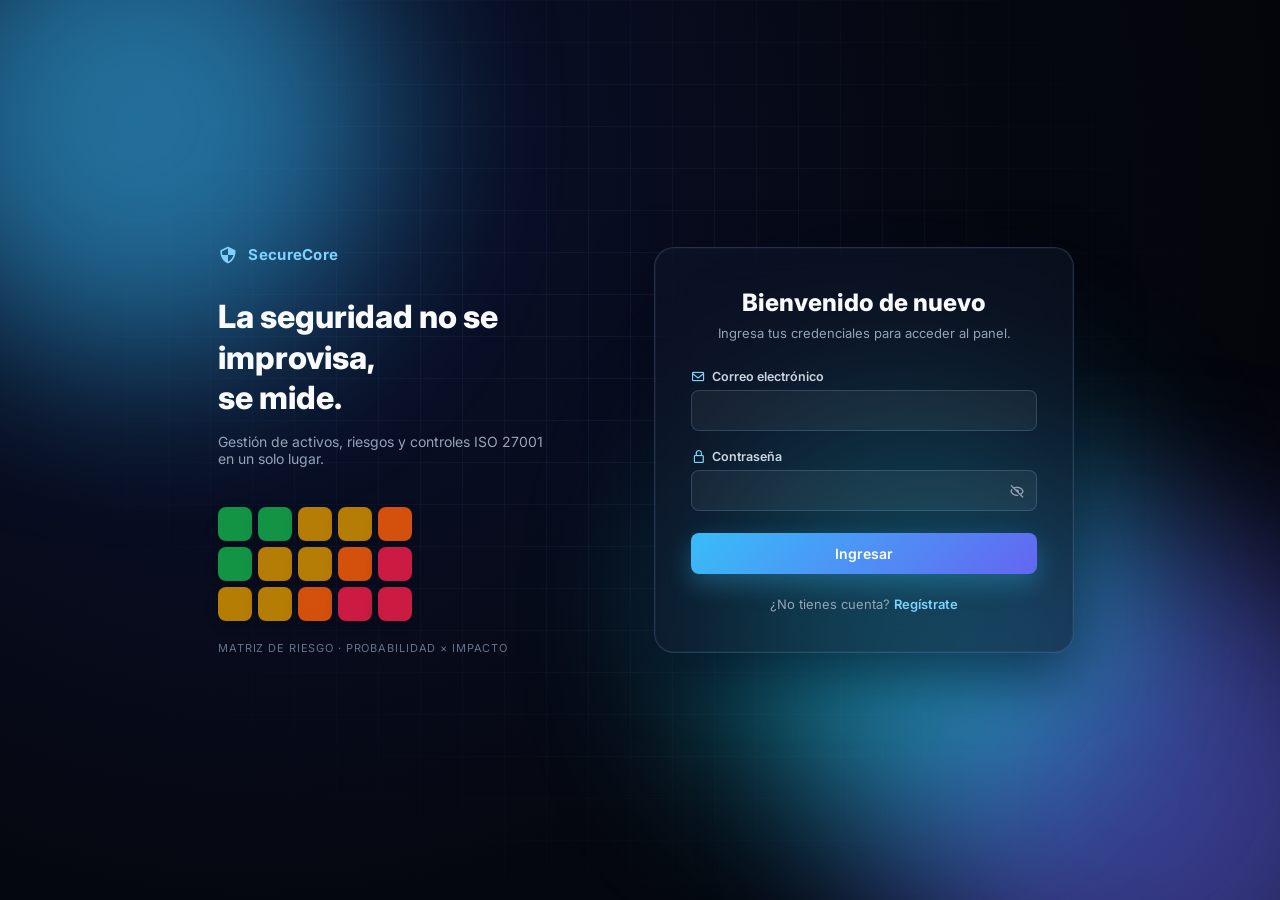
<file: pages/login.html>
<!DOCTYPE html>
<html lang="es">
<head>
<meta charset="UTF-8">
<meta name="viewport" content="width=device-width, initial-scale=1.0">
<title>Iniciar sesión - SecureCore</title>

<link rel="preconnect" href="https://fonts.googleapis.com">
<link href="https://fonts.googleapis.com/css2?family=Inter:wght@400;500;600;700;800&display=swap" rel="stylesheet">
<link rel="stylesheet" href="https://cdn.jsdelivr.net/npm/boxicons@2.1.4/css/boxicons.min.css">

<!-- Ajusta estas rutas si login.html no queda en la misma carpeta "pages" que el resto -->
<link rel="stylesheet" href="../css/global.css">
<link rel="stylesheet" href="../css/theme.css">
<link rel="stylesheet" href="../css/login.css">
</head>
<body class="login-body">

  <div class="bg-lights login-bg-lights">
    <span class="luz-1"></span><span class="luz-2"></span><span class="luz-3"></span>
  </div>
  <div class="login-grid-overlay"></div>

  <div class="login-shell">
    <div class="login-context">
      <div class="brand-mark"><i class='bx bx-shield-quarter'></i> SecureCore</div>
      <h1>La seguridad no se improvisa,<br>se mide.</h1>
      <p>Gestión de activos, riesgos y controles ISO 27001 en un solo lugar.</p>

      <div class="risk-signature" aria-hidden="true">
        <div class="risk-row">
          <span class="risk-chip bajo"></span><span class="risk-chip bajo"></span><span class="risk-chip medio"></span><span class="risk-chip medio"></span><span class="risk-chip alto"></span>
        </div>
        <div class="risk-row">
          <span class="risk-chip bajo"></span><span class="risk-chip medio"></span><span class="risk-chip medio"></span><span class="risk-chip alto"></span><span class="risk-chip critico"></span>
        </div>
        <div class="risk-row">
          <span class="risk-chip medio"></span><span class="risk-chip medio"></span><span class="risk-chip alto"></span><span class="risk-chip critico"></span><span class="risk-chip critico"></span>
        </div>
      </div>
      <span class="brand-foot">Matriz de riesgo · probabilidad × impacto</span>
    </div>

    <div class="login-card">

      <div class="login-card-head">
        <div class="brand-mark login-card-head-mark"><i class='bx bx-shield-quarter'></i> SecureCore</div>
        <h1>Bienvenido de nuevo</h1>
        <p>Ingresa tus credenciales para acceder al panel.</p>
      </div>

      <form id="form-login" class="login-form" novalidate>
        <div id="login-alert" class="login-alert" role="alert" hidden></div>

        <label class="field">
          <span><i class='bx bx-envelope'></i> Correo electrónico</span>
          <input type="email" id="email" name="email" autocomplete="username" required>
        </label>

        <label class="field">
          <span><i class='bx bx-lock-alt'></i> Contraseña</span>
          <div class="password-wrap">
            <input type="password" id="password" name="password" autocomplete="current-password" required>
            <button type="button" id="toggle-password" aria-label="Mostrar contraseña">
              <i class='bx bx-hide'></i>
            </button>
          </div>
        </label>

        <button type="submit" class="btn-login" id="btn-login">
          <span class="btn-text">Ingresar</span>
          <i class='bx bx-loader-alt btn-spinner' hidden></i>
        </button>

        <p class="auth-switch">¿No tienes cuenta? <a href="registro.html">Regístrate</a></p>
      </form>

    </div>
  </div>

  <script src="../js/login.js"></script>
</body>
</html>
</file>
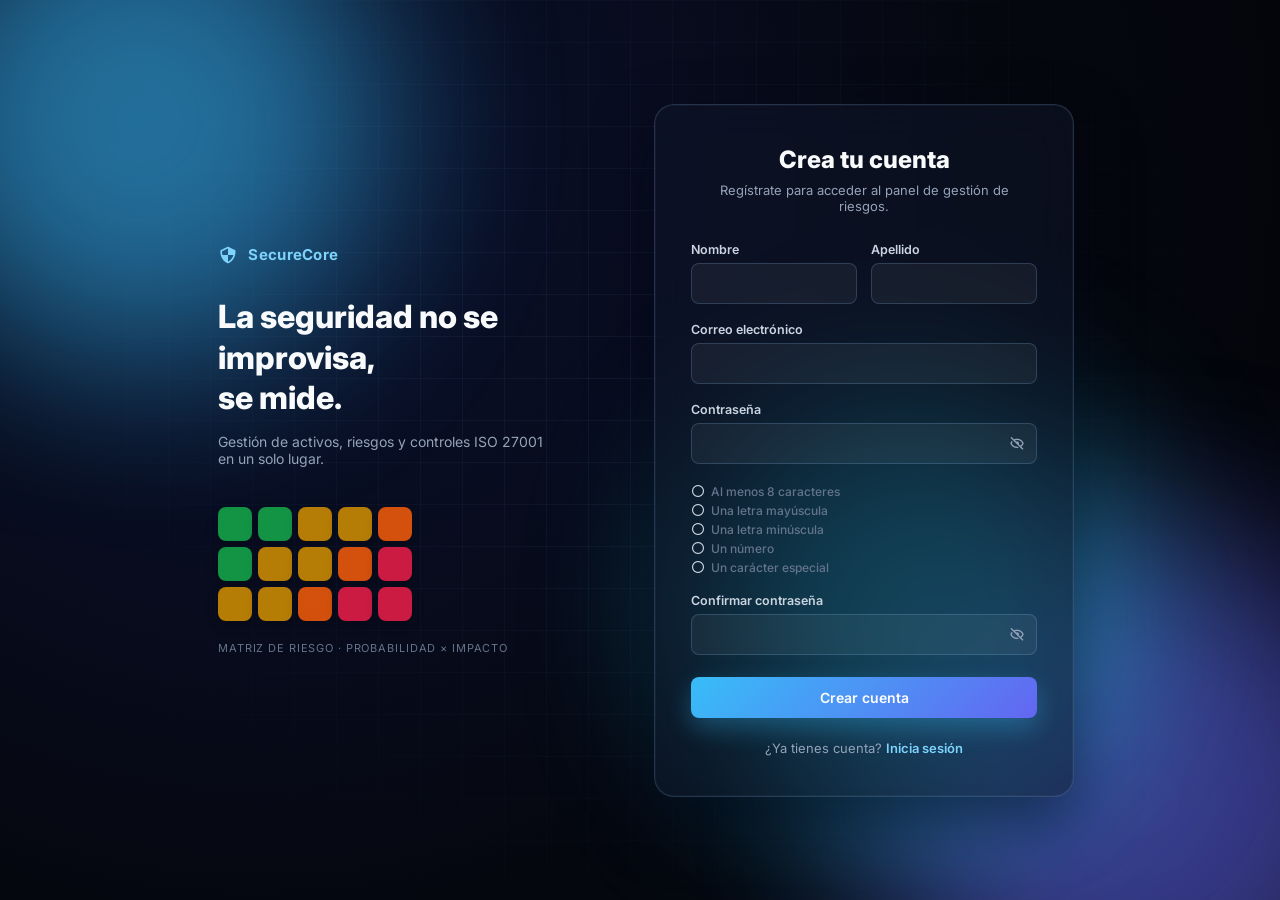
<file: pages/registro.html>
<!DOCTYPE html>
<html lang="es">
<head>
<meta charset="UTF-8">
<meta name="viewport" content="width=device-width, initial-scale=1.0">
<title>Crear cuenta - SecureCore</title>

<link rel="preconnect" href="https://fonts.googleapis.com">
<link href="https://fonts.googleapis.com/css2?family=Inter:wght@400;500;600;700;800&display=swap" rel="stylesheet">
<link rel="stylesheet" href="https://cdn.jsdelivr.net/npm/boxicons@2.1.4/css/boxicons.min.css">

<link rel="stylesheet" href="../css/global.css">
<link rel="stylesheet" href="../css/theme.css">
<link rel="stylesheet" href="../css/login.css">
</head>
<body class="login-body">

  <div class="bg-lights login-bg-lights">
    <span class="luz-1"></span><span class="luz-2"></span><span class="luz-3"></span>
  </div>
  <div class="login-grid-overlay"></div>

  <div class="login-shell">
    <div class="login-context">
      <div class="brand-mark"><i class='bx bx-shield-quarter'></i> SecureCore</div>
      <h1>La seguridad no se improvisa,<br>se mide.</h1>
      <p>Gestión de activos, riesgos y controles ISO 27001 en un solo lugar.</p>

      <div class="risk-signature" aria-hidden="true">
        <div class="risk-row">
          <span class="risk-chip bajo"></span><span class="risk-chip bajo"></span><span class="risk-chip medio"></span><span class="risk-chip medio"></span><span class="risk-chip alto"></span>
        </div>
        <div class="risk-row">
          <span class="risk-chip bajo"></span><span class="risk-chip medio"></span><span class="risk-chip medio"></span><span class="risk-chip alto"></span><span class="risk-chip critico"></span>
        </div>
        <div class="risk-row">
          <span class="risk-chip medio"></span><span class="risk-chip medio"></span><span class="risk-chip alto"></span><span class="risk-chip critico"></span><span class="risk-chip critico"></span>
        </div>
      </div>
      <span class="brand-foot">Matriz de riesgo · probabilidad × impacto</span>
    </div>

    <div class="login-card">
      <div class="login-card-head">
        <div class="brand-mark login-card-head-mark"><i class='bx bx-shield-quarter'></i> SecureCore</div>
        <h1>Crea tu cuenta</h1>
        <p>Regístrate para acceder al panel de gestión de riesgos.</p>
      </div>

      <form id="form-registro" class="login-form" novalidate>
        <div id="registro-alert" class="login-alert" role="alert" hidden></div>

        <div class="field-row">
          <label class="field">
            <span>Nombre</span>
            <input type="text" id="first_name" name="first_name" autocomplete="given-name" required>
          </label>
          <label class="field">
            <span>Apellido</span>
            <input type="text" id="last_name" name="last_name" autocomplete="family-name" required>
          </label>
        </div>

        <label class="field">
          <span>Correo electrónico</span>
          <input type="email" id="email" name="email" autocomplete="email" required>
        </label>

        <label class="field">
          <span>Contraseña</span>
          <div class="password-wrap">
            <input type="password" id="password" name="password" autocomplete="new-password" required>
            <button type="button" id="toggle-password" aria-label="Mostrar contraseña">
              <i class='bx bx-hide'></i>
            </button>
          </div>
        </label>

        <ul class="password-hints" id="password-hints">
          <li data-regla="longitud"><i class='bx bx-circle'></i> Al menos 8 caracteres</li>
          <li data-regla="mayuscula"><i class='bx bx-circle'></i> Una letra mayúscula</li>
          <li data-regla="minuscula"><i class='bx bx-circle'></i> Una letra minúscula</li>
          <li data-regla="numero"><i class='bx bx-circle'></i> Un número</li>
          <li data-regla="especial"><i class='bx bx-circle'></i> Un carácter especial</li>
        </ul>

        <label class="field">
          <span>Confirmar contraseña</span>
          <div class="password-wrap">
            <input type="password" id="password_confirm" name="password_confirm" autocomplete="new-password" required>
            <button type="button" id="toggle-password-confirm" aria-label="Mostrar contraseña">
              <i class='bx bx-hide'></i>
            </button>
          </div>
        </label>

        <button type="submit" class="btn-login" id="btn-registro">
          <span class="btn-text">Crear cuenta</span>
          <i class='bx bx-loader-alt btn-spinner' hidden></i>
        </button>

        <p class="auth-switch">¿Ya tienes cuenta? <a href="login.html">Inicia sesión</a></p>
      </form>
    </div>

  </div>

  <script src="../js/registro.js"></script>
</body>
</html>
</file>
<file: css/global.css>
/* ==========================================================================
   GLOBAL.CSS - Estilos compartidos en todo el proyecto 
   ========================================================================== */

:root {
    /* Fondos principales */
    --bg-main: #e2e8f0;       
    --bg-sidebar: #ffffff;    
    
    /* Textos y bordes */
    --text-main: #0f172a;     
    --text-muted: #64748b;    
    --border-color: #e2e8f0;  
    
    /* Colores semánticos para niveles de severidad */
    --critico-bg: #fff1f2;
    --critico-text: #e11d48;  
    --alto-bg: #fff7ed;
    --alto-text: #ea580c;     
    --medio-bg: #fefce8;
    --medio-text: #ca8a04;    
    --bajo-bg: #f0fdf4;
    --bajo-text: #16a34a;     

    /* Estado activo */
    --active-bg: #eff6ff;
    --active-border: #3b82f6;
    --active-text: #2563eb;
}

* {
    margin: 0;
    padding: 0;
    box-sizing: border-box; 
    font-family: 'Inter', sans-serif; 
}

body {
    background-color: var(--bg-main);
    color: var(--text-main);
    display: flex;
    flex-direction: column;
    min-height: 100vh;
}

/* --- BARRA DE NAVEGACIÓN SUPERIOR (TOPBAR) --- */
.sidebar {
    width: 100%;
    background-color: var(--bg-sidebar);
    border-bottom: 1px solid var(--border-color);
    display: flex;
    align-items: center;
    gap: 32px;
    padding: 12px 32px;
    position: sticky;
    top: 0;
    z-index: 100;
}

.logo-area {
    display: flex;
    align-items: center;
    gap: 12px;
    flex-shrink: 0;
}
.logo-icon {
    background: #eff6ff;
    color: #3b82f6;
    width: 36px;
    height: 36px;
    display: flex;
    align-items: center;
    justify-content: center;
    border-radius: 8px;
    font-size: 18px;
}
.logo-area h2 { font-size: 16px; font-weight: 700; color: #1e293b; }
.logo-area p { font-size: 11px; color: var(--text-muted); }

.sidebar-nav {
    display: flex;
    flex-direction: row;
    align-items: center;
    gap: 4px;
    flex: 1;
}
.nav-item {
    text-decoration: none;
    color: var(--text-muted);
    padding: 10px 16px;
    display: flex;
    align-items: center;
    gap: 8px;
    font-size: 14px;
    font-weight: 500;
    border-radius: 8px;
    border-bottom: 2px solid transparent;
}
.nav-item.active {
    background-color: var(--active-bg);
    color: var(--active-text);
    border-bottom-color: var(--active-border);
}

.user-profile {
    display: flex;
    align-items: center;
    gap: 12px;
    flex-shrink: 0;
}
.user-profile-clickable {
    position: relative;
    cursor: pointer;
    padding: 6px 8px;
    border-radius: 10px;
    transition: background-color 0.2s ease;
}
.user-profile-clickable:hover { background: #f1f5f9; }
.user-profile-menu {
    display: none;
    position: absolute;
    top: calc(100% + 8px);
    right: 0;
    min-width: 180px;
    background: #ffffff;
    border: 1px solid var(--border-color);
    border-radius: 10px;
    box-shadow: 0 10px 24px rgba(15, 23, 42, 0.12);
    padding: 6px;
    z-index: 200;
}
.user-profile-clickable.abierto .user-profile-menu { display: block; }
.user-profile-logout {
    width: 100%;
    display: flex;
    align-items: center;
    gap: 8px;
    padding: 10px 12px;
    border: none;
    background: none;
    border-radius: 8px;
    font-size: 13px;
    font-weight: 600;
    color: #e11d48;
    cursor: pointer;
    transition: background-color 0.2s ease;
}
.user-profile-logout:hover { background: #fff1f2; }
.user-profile-logout i { font-size: 16px; }
.avatar {
    width: 36px;
    height: 36px;
    background: #e2e8f0;
    border-radius: 50%;
    display: flex;
    align-items: center;
    justify-content: center;
    font-size: 12px;
    font-weight: 600;
    color: #475569;
}
.user-info strong { display: block; font-size: 13px; color: #1e293b; }
.user-info span { font-size: 11px; color: var(--text-muted); }

/* --- CONTENEDOR DE CONTENIDO --- */
.main-content {
    flex: 1;
    padding: 32px;
    overflow-y: auto;
}
.top-header { margin-bottom: 24px; }
.top-header h1 { font-size: 22px; font-weight: 700; color: #0f172a; margin-bottom: 4px; }
.top-header p { font-size: 14px; color: var(--text-muted); }

.header-flex {
    display: flex;
    justify-content: space-between;
    align-items: center;
}

/* --- BOTONES COMPARTIDOS --- */
.btn-primary {
    background-color: #6366f1;
    color: white;
    border: none;
    padding: 12px 24px;
    border-radius: 8px;
    font-size: 14px;
    font-weight: 600;
    cursor: pointer;
    transition: background-color 0.3s ease, transform 0.2s ease;
}

.btn-primary:hover {
    background-color: #4f46e5;
    transform: translateY(-2px);
}

/* ==========================================================================
   VENTANA EMERGENTE (MODAL) COMPARTIDA ENTRE PÁGINAS
   ========================================================================== */

.modal-overlay {
    position: fixed;
    top: 0; left: 0; width: 100%; height: 100%;
    background-color: rgba(15, 23, 42, 0.4);
    backdrop-filter: blur(2px);
    display: flex;
    align-items: center;
    justify-content: center;
    z-index: 1000;
    transition: opacity 0.3s ease;
}

.modal-overlay.hidden {
    opacity: 0;
    pointer-events: none;
}

.modal-content {
    background-color: #ffffff;
    width: 630px;
    max-height: 90vh;
    border-radius: 16px;
    display: flex;
    flex-direction: column;
    overflow: hidden;
    box-shadow: 0 20px 25px -5px rgba(0, 0, 0, 0.1);
    transform: translateY(0);
    transition: transform 0.3s ease;
}

.modal-overlay.hidden .modal-content {
    transform: translateY(20px);
}

.modal-header {
    padding: 24px;
    border-bottom: 1px solid var(--border-color, #e2e8f0);
    display: flex;
    justify-content: space-between;
    align-items: flex-start;
    flex-shrink: 0;
}

.modal-header h2 { font-size: 18px; color: #0f172a; margin-bottom: 4px; }
.modal-header p { font-size: 13px; color: var(--text-muted, #64748b); }

.close-modal-btn {
    background: transparent;
    border: none;
    font-size: 24px;
    color: #94a3b8;
    cursor: pointer;
    transition: color 0.2s;
}
.close-modal-btn:hover { color: #0f172a; }

.modal-body {
    padding: 24px;
    overflow-y: auto;
    overflow-x: hidden;
    display: flex;
    flex-direction: column;
    gap: 16px;
    flex: 1 1 auto;
    min-height: 0;
}
.modal-body > * {
    flex-shrink: 0;
}

/* Tarjetas blancas base */
.card {
    background: #ffffff;
    border-radius: 12px;
    border: 1px solid var(--border-color);
    padding: 24px;
    box-shadow: 0 1px 3px rgba(0,0,0,0.02);
}
.card-header h3 { font-size: 16px; font-weight: 600; margin-bottom: 4px; }
.card-header p { font-size: 12px; color: var(--text-muted); margin-bottom: 20px; }


/* ==========================================================================
   PANEL DE FILTROS LATERAL (compartido: Activos, Riesgos, etc.)
   ========================================================================== */
.filtros-sidebar {
    padding: 20px;
    height: fit-content;
}

.filtros-titulo {
    display: flex;
    align-items: center;
    gap: 8px;
    font-size: 15px;
    font-weight: 700;
    color: #0f172a;
    margin-bottom: 18px;
}

.filtro-grupo {
    padding-bottom: 18px;
    margin-bottom: 18px;
    border-bottom: 1px solid #f1f5f9;
}
.filtro-grupo:last-child { border-bottom: none; margin-bottom: 0; padding-bottom: 0; }

.filtro-grupo-titulo {
    display: block;
    font-size: 13px;
    font-weight: 700;
    color: #0f172a;
    margin-bottom: 12px;
}

.filtro-lista {
    display: flex;
    flex-direction: column;
    gap: 10px;
}

.filtro-radio-item {
    display: flex;
    align-items: center;
    gap: 8px;
    font-size: 13px;
    color: #334155;
    cursor: pointer;
}
.filtro-radio-item input[type="radio"] {
    width: 15px;
    height: 15px;
    accent-color: #6366f1;
    cursor: pointer;
    margin: 0;
    flex-shrink: 0;
}
.filtro-radio-label { flex: 1; }
.filtro-radio-count { color: #94a3b8; font-size: 12px; flex-shrink: 0; }

.filtro-extra {
    display: flex;
    flex-direction: column;
    gap: 10px;
}
.filtro-extra.oculto { display: none; }

.filtro-ver-todos {
    align-self: flex-start;
    background: none;
    border: none;
    padding: 2px 0 0;
    margin-top: 2px;
    font-size: 12px;
    color: #334155;
    text-decoration: underline;
    cursor: pointer;
}
.filtro-ver-todos:hover { color: #0f172a; }

.view-report-link {
    display: block;
    text-align: center;
    font-size: 13px;
    color: #475569;
    text-decoration: none;
    font-weight: 500;
    margin-top: 32px;
}
.view-report-link:hover { color: #0f172a; text-decoration: underline; }

/* Ajuste de tamaño para los iconos del menú */
.nav-item i {
    font-size: 20px; /* Hace el icono un poquito más grande que el texto */
    color: var(--text-muted); /* Color gris base */
}

/* Para que el icono también se pinte de azul cuando estás en esa página */
.nav-item.active i {
    color: var(--active-text);
}
</file>
<file: css/theme.css>
/* ==========================================================================
   THEME.CSS - Glassmorfismo, fondo de luces animado y modo oscuro/claro
   Se carga al final en todas las páginas: gana la cascada sin tocar el
   resto de los .css existentes.
   ========================================================================== */

:root {
    --glass-blur: 18px;
}

/* --------------------------------------------------------------------
   FONDO DE LUCES EN MOVIMIENTO
   -------------------------------------------------------------------- */
body { position: relative; overflow-x: hidden; }

.bg-lights {
    position: fixed;
    inset: 0;
    z-index: -1;
    overflow: hidden;
    pointer-events: none;
}
.bg-lights span {
    position: absolute;
    border-radius: 50%;
    filter: blur(90px);
    opacity: 0.4;
    will-change: transform;
}
.bg-lights .luz-1 {
    width: 480px; height: 480px;
    background: #818cf8;
    top: -120px; left: -100px;
    animation: luzFloat1 20s ease-in-out infinite;
}
.bg-lights .luz-2 {
    width: 520px; height: 520px;
    background: #38bdf8;
    bottom: -160px; right: -120px;
    animation: luzFloat2 24s ease-in-out infinite;
}
.bg-lights .luz-3 {
    width: 420px; height: 420px;
    background: #f472b6;
    top: 45%; left: 55%;
    animation: luzFloat3 26s ease-in-out infinite;
}

@keyframes luzFloat1 { 0%, 100% { transform: translate(0, 0); } 50% { transform: translate(140px, 90px); } }
@keyframes luzFloat2 { 0%, 100% { transform: translate(0, 0); } 50% { transform: translate(-120px, -70px); } }
@keyframes luzFloat3 { 0%, 100% { transform: translate(0, 0); } 50% { transform: translate(-90px, 60px); } }

@media (prefers-reduced-motion: reduce) {
    .bg-lights span { animation: none; }
}

/* --------------------------------------------------------------------
   GLASSMORFISMO
   -------------------------------------------------------------------- */
.sidebar {
    background: rgba(255, 255, 255, 0.55) !important;
    backdrop-filter: blur(var(--glass-blur));
    -webkit-backdrop-filter: blur(var(--glass-blur));
}

.card, .kpi-card, .threat-item, .alert-item, .heat-item, .modal-content, .dash-popover, .user-profile-menu {
    backdrop-filter: blur(var(--glass-blur));
    -webkit-backdrop-filter: blur(var(--glass-blur));
}
.card, .kpi-card {
    background: rgba(255, 255, 255, 0.6) !important;
    border: 1px solid rgba(255, 255, 255, 0.5) !important;
}
.modal-content { background: rgba(255, 255, 255, 0.75) !important; }
.dash-popover { background: rgba(255, 255, 255, 0.85) !important; }

/* --------------------------------------------------------------------
   INTERRUPTOR DE TEMA (dentro del menú de usuario)
   -------------------------------------------------------------------- */
.theme-toggle-row {
    display: flex;
    align-items: center;
    justify-content: space-between;
    gap: 12px;
    padding: 10px 12px;
    font-size: 13px;
    font-weight: 600;
    color: #334155;
    border-radius: 8px;
    cursor: pointer;
    margin-bottom: 4px;
}
.theme-toggle-row:hover { background: #f1f5f9; }
.theme-toggle-row .theme-toggle-label { display: flex; align-items: center; gap: 8px; }
.theme-toggle-row i { font-size: 16px; }

.theme-switch { position: relative; width: 38px; height: 22px; flex-shrink: 0; }
.theme-switch input { opacity: 0; width: 0; height: 0; position: absolute; }
.theme-switch-slider {
    position: absolute; inset: 0;
    background: #cbd5e1;
    border-radius: 999px;
    transition: background-color 0.25s ease;
}
.theme-switch-slider::before {
    content: "";
    position: absolute;
    width: 16px; height: 16px;
    left: 3px; top: 3px;
    background: #ffffff;
    border-radius: 50%;
    transition: transform 0.25s ease;
    box-shadow: 0 1px 3px rgba(0, 0, 0, 0.3);
}
.theme-switch input:checked + .theme-switch-slider { background: #6366f1; }
.theme-switch input:checked + .theme-switch-slider::before { transform: translateX(16px); }

/* ==========================================================================
   MODO OSCURO — activado con la clase .dark-mode en <html>
   ========================================================================== */
html.dark-mode { color-scheme: dark; }

html.dark-mode body {
    --bg-main: #0b1120;
    --bg-sidebar: #0f172a;
    --text-main: #e2e8f0;
    --text-muted: #94a3b8;
    --border-color: rgba(255, 255, 255, 0.08);
    --active-bg: rgba(59, 130, 246, 0.18);
    --critico-bg: rgba(225, 29, 72, 0.16);
    --alto-bg: rgba(234, 88, 12, 0.16);
    --medio-bg: rgba(202, 138, 4, 0.16);
    --bajo-bg: rgba(22, 163, 74, 0.16);
    --critico-text: #fda4af;
    --alto-text: #fdba74;
    --medio-text: #fde047;
    --bajo-text: #86efac;
    --active-text: #93c5fd;
    background: var(--bg-main);
    color: var(--text-main);
}

html.dark-mode .bg-lights span { opacity: 0.28; }

/* Contenedores base a vidrio oscuro */
html.dark-mode .card,
html.dark-mode .kpi-card,
html.dark-mode .threat-item,
html.dark-mode .alert-item,
html.dark-mode .heat-item,
html.dark-mode .saved-risk-item,
html.dark-mode .historial-vinculo-item,
html.dark-mode .comunicacion-table,
html.dark-mode .top-riesgos-table,
html.dark-mode .monitoring-table {
    background: rgba(15, 23, 42, 0.65) !important;
    border-color: rgba(255, 255, 255, 0.08) !important;
    color: var(--text-main);
}
html.dark-mode .sidebar { background: rgba(9, 14, 26, 0.65) !important; border-bottom-color: rgba(255, 255, 255, 0.08); }
html.dark-mode .modal-content { background: rgba(15, 23, 42, 0.9) !important; color: var(--text-main); }
html.dark-mode .modal-header { border-bottom-color: rgba(255, 255, 255, 0.08) !important; }
html.dark-mode .dash-popover { background: rgba(15, 23, 42, 0.92) !important; border-color: rgba(255, 255, 255, 0.1) !important; }
html.dark-mode .user-profile-menu { background: rgba(15, 23, 42, 0.95) !important; border-color: rgba(255, 255, 255, 0.1) !important; }
html.dark-mode .theme-toggle-row { color: #e2e8f0; }
html.dark-mode .theme-toggle-row:hover { background: rgba(255, 255, 255, 0.06); }

/* Tipografía: red de seguridad — el resto de los .css tiene decenas de colores de
   texto oscuros escritos a mano (#0f172a, #334155, #475569...) que quedan invisibles
   sobre fondo oscuro. En vez de perseguir cada selector, forzamos un texto claro por
   defecto en todo lo que vive dentro de tarjetas/sidebar/modales/menús, y luego los
   badges de color (abajo) se reafirman con !important para no perder su significado. */
html.dark-mode .main-content *,
html.dark-mode .sidebar *,
html.dark-mode .modal-content *,
html.dark-mode .dash-popover *,
html.dark-mode .user-profile-menu * {
    color: #e2e8f0;
}
html.dark-mode h1, html.dark-mode h2, html.dark-mode h3, html.dark-mode h4, html.dark-mode strong {
    color: #f1f5f9;
}
html.dark-mode .logo-area p,
html.dark-mode .top-header p,
html.dark-mode .card-header p,
html.dark-mode small,
html.dark-mode .text-muted,
html.dark-mode .comunicacion-total {
    color: #94a3b8 !important;
}
html.dark-mode .logo-area h2 { color: #f1f5f9 !important; }
html.dark-mode .nav-item { color: #94a3b8 !important; }
html.dark-mode .nav-item.active, html.dark-mode .nav-item.active i { color: #93c5fd !important; }
html.dark-mode .nav-item i { color: inherit !important; }

/* Tablas y filas */
html.dark-mode table th, html.dark-mode table td { border-color: rgba(255, 255, 255, 0.08) !important; }
html.dark-mode tr:hover,
html.dark-mode .comunicacion-table tbody tr:hover,
html.dark-mode .top-riesgos-table tbody tr:hover,
html.dark-mode .nivel-leyenda-item:hover,
html.dark-mode .user-profile-clickable:hover,
html.dark-mode .filtro-pill:hover,
html.dark-mode .tab-btn:hover {
    background: rgba(255, 255, 255, 0.05) !important;
}
html.dark-mode .filtro-pill { background: rgba(255, 255, 255, 0.04); color: #cbd5e1; border-color: rgba(255, 255, 255, 0.1); }
html.dark-mode .filtro-pill.active { background: rgba(59, 130, 246, 0.18); color: #93c5fd; border-color: rgba(59, 130, 246, 0.4); }
html.dark-mode .tag-tipo, html.dark-mode .estado-pendiente { background: rgba(255, 255, 255, 0.06) !important; color: #cbd5e1 !important; }

/* Formularios */
html.dark-mode .form-input,
html.dark-mode select,
html.dark-mode textarea,
html.dark-mode input {
    background: rgba(15, 23, 42, 0.6) !important;
    color: #e2e8f0 !important;
    border-color: rgba(255, 255, 255, 0.12) !important;
}
html.dark-mode .form-input::placeholder { color: #64748b; }

/* Badges e íconos de color (familias semánticas) */
html.dark-mode .kpi-icon.blue, html.dark-mode .alert-blue, html.dark-mode .btn-accion-azul,
html.dark-mode .impacto-marginal, html.dark-mode .tag-marginal {
    background: rgba(59, 130, 246, 0.16) !important; color: #93c5fd !important; border-color: rgba(59, 130, 246, 0.3) !important;
}
html.dark-mode .kpi-icon.green, html.dark-mode .threat-green, html.dark-mode .impacto-bajo, html.dark-mode .tag-bajo {
    background: rgba(34, 197, 94, 0.16) !important; color: #86efac !important; border-color: rgba(34, 197, 94, 0.3) !important;
}
html.dark-mode .kpi-icon.yellow, html.dark-mode .alert-yellow, html.dark-mode .btn-accion-amarillo,
html.dark-mode .impacto-medio, html.dark-mode .tag-medio {
    background: rgba(234, 179, 8, 0.16) !important; color: #fde047 !important; border-color: rgba(234, 179, 8, 0.3) !important;
}
html.dark-mode .alert-red, html.dark-mode .threat-red {
    background: rgba(225, 29, 72, 0.16) !important; color: #fda4af !important; border-color: rgba(225, 29, 72, 0.3) !important;
}
/* .badge-elevado ("Nivel Bajo/Moderado/Elevado/Crítico" bajo la dona de Riesgo
   Residual) recibe su color por JS según el nivel real — no lo forzamos aquí
   para no pintar todos los niveles del mismo color */
html.dark-mode .kpi-icon.purple, html.dark-mode .threat-purple, html.dark-mode .btn-accion-morado {
    background: rgba(139, 92, 246, 0.16) !important; color: #c4b5fd !important; border-color: rgba(139, 92, 246, 0.3) !important;
}
html.dark-mode .impacto-critico, html.dark-mode .status-late {
    background: rgba(225, 29, 72, 0.16) !important; color: #fda4af !important; border-color: rgba(225, 29, 72, 0.3) !important;
}
html.dark-mode .impacto-alto {
    background: rgba(234, 88, 12, 0.16) !important; color: #fdba74 !important; border-color: rgba(234, 88, 12, 0.3) !important;
}
html.dark-mode .status-ok {
    background: rgba(34, 197, 94, 0.16) !important; color: #86efac !important;
}
html.dark-mode .monitoring-table tbody tr.fila-brecha:hover .status-late {
    background: #dc2626 !important; color: #ffffff !important;
}
html.dark-mode .btn-eliminar-obs:hover, html.dark-mode .user-profile-logout:hover {
    background: rgba(225, 29, 72, 0.14) !important;
}
html.dark-mode .user-profile-logout { color: #fda4af !important; }
html.dark-mode .badge-modulo { background: rgba(59, 130, 246, 0.16) !important; color: #93c5fd !important; }

/* Clases que ya usaban var(--critico-text) etc. — se reafirman porque la regla
   general de arriba (más específica) las aplanaría a gris sin este !important */
html.dark-mode .nivel-badge.critico, html.dark-mode .heat-item.critico, html.dark-mode .estado-badge.critico { color: var(--critico-text) !important; }
html.dark-mode .nivel-badge.alto, html.dark-mode .heat-item.alto { color: var(--alto-text) !important; }
html.dark-mode .nivel-badge.medio, html.dark-mode .heat-item.medio { color: var(--medio-text) !important; }
html.dark-mode .nivel-badge.bajo, html.dark-mode .heat-item.bajo, html.dark-mode .estado-tratado { color: var(--bajo-text) !important; }
html.dark-mode .heat-item.critico { background: var(--critico-bg) !important; }
html.dark-mode .heat-item.alto { background: var(--alto-bg) !important; }
html.dark-mode .heat-item.medio { background: var(--medio-bg) !important; }
html.dark-mode .heat-item.bajo { background: var(--bajo-bg) !important; }
html.dark-mode a { color: #93c5fd; }
html.dark-mode .kpi-ver-mas, html.dark-mode .view-report-link { color: #93c5fd !important; }
html.dark-mode .btn-primary { color: #ffffff !important; }

/* Cajas de alerta/aviso hechas a medida (Activos, Riesgos) — mismo problema:
   fondo pastel claro escrito a mano + texto oscuro escrito a mano */
html.dark-mode .critical-alert-box {
    background: rgba(225, 29, 72, 0.14) !important;
    border-color: rgba(225, 29, 72, 0.3) !important;
}
html.dark-mode .critical-alert-box .icon-danger,
html.dark-mode .critical-alert-box strong { color: #fda4af !important; }
html.dark-mode .critical-alert-box .number-danger { color: #f1f5f9 !important; }
html.dark-mode .critical-alert-box p { color: #cbd5e1 !important; }

html.dark-mode .criticidad-resultado {
    background: rgba(255, 255, 255, 0.04) !important;
    border-color: rgba(255, 255, 255, 0.15) !important;
}

html.dark-mode .banner-riesgo {
    background: rgba(99, 102, 241, 0.14) !important;
    border-color: rgba(99, 102, 241, 0.35) !important;
}
html.dark-mode .banner-riesgo i, html.dark-mode .banner-riesgo small { color: #a5b4fc !important; }
html.dark-mode .banner-riesgo strong { color: #f1f5f9 !important; }

html.dark-mode .recomendados-box {
    background: rgba(234, 179, 8, 0.12) !important;
    border-color: rgba(234, 179, 8, 0.3) !important;
}
html.dark-mode .recomendados-header { color: #fde047 !important; }
html.dark-mode .chip-recomendado { background: rgba(15, 23, 42, 0.6) !important; color: #e2e8f0 !important; }

html.dark-mode .badge-tratado { background: rgba(34, 197, 94, 0.16) !important; color: #86efac !important; }
html.dark-mode .estado-inactivo, html.dark-mode .tag-critico { background: rgba(225, 29, 72, 0.16) !important; color: #fda4af !important; }

/* Etiquetas de tipo dentro de "Actividad Reciente" (Panel) */
html.dark-mode .alert-red .alert-tipo-tag { background: rgba(225, 29, 72, 0.25) !important; color: #fda4af !important; }
html.dark-mode .alert-yellow .alert-tipo-tag { background: rgba(234, 179, 8, 0.25) !important; color: #fde047 !important; }
html.dark-mode .alert-blue .alert-tipo-tag { background: rgba(59, 130, 246, 0.25) !important; color: #93c5fd !important; }

/* Anillo de madurez ISO (Cumplimiento) — el JS pinta un inline-style con el
   porcentaje real, así que solo oscurecemos el círculo interior (el color de
   avance en sí, #6366f1, ya se ve bien sobre fondo oscuro) */
html.dark-mode .inner-circle { background: #0f172a !important; }

/* Círculos interiores de las donas del Panel (Riesgos por Nivel, Riesgo Residual) */
html.dark-mode .donut-inner { background: #0f172a !important; }

/* Chips de activo vinculado (Historial de Vínculos) y contador de biblioteca */
html.dark-mode .historial-vinculo-activo {
    background: rgba(255, 255, 255, 0.05) !important;
    color: #cbd5e1 !important;
}
html.dark-mode .risk-count-badge {
    background: rgba(99, 102, 241, 0.18) !important;
    color: #a5b4fc !important;
}

/* Tarjetas de lista (Activos) y selectores segmentados de los modales (CIA, fuerza de control) */
html.dark-mode .asset-card {
    background: rgba(15, 23, 42, 0.65) !important;
    border-color: rgba(255, 255, 255, 0.08) !important;
}
html.dark-mode .segmented-picker {
    background: rgba(15, 23, 42, 0.5) !important;
    border-color: rgba(255, 255, 255, 0.12) !important;
}
html.dark-mode .dark-options span,
html.dark-mode .rating-options-compact span {
    background: rgba(15, 23, 42, 0.5) !important;
    border-color: rgba(255, 255, 255, 0.12) !important;
    color: #cbd5e1 !important;
}
html.dark-mode input:checked + span,
html.dark-mode .rating-options-compact input:checked + span,
html.dark-mode .dark-options input:checked + span {
    background: rgba(99, 102, 241, 0.35) !important;
    border-color: #6366f1 !important;
    color: #ffffff !important;
}

/* Barritas C/I/D (Activos) — el segmento "vacío" era gris muy claro y quedaba
   como un bloque blanco flotando sobre las tarjetas oscuras */
html.dark-mode .empty { background-color: rgba(255, 255, 255, 0.12) !important; }

/* Matriz de Riesgo (Riesgos y Plan de Tratamiento residual): los números usaban
   texto negro semitransparente pensado para fondos pastel claros */
html.dark-mode .hm-cell {
    color: rgba(255, 255, 255, 0.8) !important;
    background-color: rgba(255, 255, 255, 0.05);
}
html.dark-mode .hm-low { background-color: rgba(34, 197, 94, 0.3) !important; }
html.dark-mode .hm-med { background-color: rgba(234, 179, 8, 0.3) !important; }
html.dark-mode .hm-high { background-color: rgba(234, 88, 12, 0.32) !important; }
html.dark-mode .hm-crit { background-color: rgba(225, 29, 72, 0.35) !important; }
html.dark-mode .hm-cell.hm-cell-seleccionada { border-color: #f1f5f9 !important; }

/* Botón "Tratamiento / Ver Tratamiento" en la lista de riesgos */
html.dark-mode .btn-tratamiento {
    background: rgba(99, 102, 241, 0.16) !important;
    color: #a5b4fc !important;
    border-color: rgba(99, 102, 241, 0.35) !important;
}
html.dark-mode .btn-tratamiento:hover { background: #6366f1 !important; color: #ffffff !important; }
html.dark-mode .progress-track, html.dark-mode .cobertura-bar, html.dark-mode .tipo-bar-track {
    background: rgba(255, 255, 255, 0.08) !important;
}

/* Barra de búsqueda (Activos) */
html.dark-mode .search-box {
    background: rgba(15, 23, 42, 0.55) !important;
    border-color: rgba(255, 255, 255, 0.12) !important;
}
html.dark-mode .search-box i { color: #94a3b8 !important; }
html.dark-mode .search-box input { color: #e2e8f0 !important; }
html.dark-mode .search-box input::placeholder { color: #64748b !important; }
html.dark-mode .search-box:focus-within {
    border-color: #6366f1 !important;
    box-shadow: 0 0 0 3px rgba(99, 102, 241, 0.2) !important;
}

/* Tarjeta desplegable de detalle (acordeón de Activos) */
html.dark-mode .asset-extra-info {
    background: rgba(255, 255, 255, 0.03) !important;
    border-top-color: rgba(255, 255, 255, 0.08) !important;
}
html.dark-mode .asset-description { color: #cbd5e1 !important; }
html.dark-mode .extra-item { color: #e2e8f0 !important; }
html.dark-mode .extra-item span { color: #94a3b8 !important; }
html.dark-mode .asset-actions { border-top-color: rgba(255, 255, 255, 0.08) !important; }
html.dark-mode .btn-modificar { color: #94a3b8 !important; }
html.dark-mode .btn-modificar:hover { color: #f1f5f9 !important; }
html.dark-mode .toggle-desc { color: #f1f5f9 !important; }
html.dark-mode .toggle-desc:hover { color: #93c5fd !important; }
html.dark-mode .asset-icon { background: rgba(255, 255, 255, 0.05) !important; border-color: rgba(255, 255, 255, 0.1) !important; color: #cbd5e1 !important; }

/* Etiqueta de Estado del activo (OPERATIVO / EN MANTENIMIENTO) */
html.dark-mode .estado-operativo { background: rgba(34, 197, 94, 0.16) !important; color: #86efac !important; }
html.dark-mode .estado-mantenimiento { background: rgba(217, 119, 6, 0.18) !important; color: #fdba74 !important; }
</file>
<file: css/login.css>
/* ==========================================================================
   LOGIN.CSS - Pantalla de inicio de sesión
   ========================================================================== */

.login-body {
    background: var(--bg-main);
    display: block; /* sobreescribe el flex de body en global.css */
    min-height: 100vh;
}

.login-shell {
    display: flex;
    min-height: 100vh;
    width: 100%;
}

/* --- Panel izquierdo: marca / contexto --- */
.login-brand {
    flex: 1 1 46%;
    max-width: 560px;
    background: linear-gradient(160deg, #0f172a 0%, #111c33 55%, #15203a 100%);
    color: #e2e8f0;
    padding: 56px 48px;
    display: flex;
    flex-direction: column;
    justify-content: space-between;
}

.brand-mark {
    display: flex;
    align-items: center;
    gap: 10px;
    font-weight: 700;
    font-size: 15px;
    letter-spacing: 0.02em;
    color: #93c5fd;
}
.brand-mark i { font-size: 20px; }

.login-brand h1 {
    font-size: 30px;
    line-height: 1.28;
    font-weight: 800;
    margin: 40px 0 12px;
    max-width: 380px;
    color: #f8fafc;
}

.login-brand p {
    color: #94a3b8;
    font-size: 14px;
    max-width: 340px;
    margin-bottom: 40px;
}

.risk-signature {
    display: flex;
    flex-direction: column;
    gap: 6px;
    width: fit-content;
}
.risk-row { display: flex; gap: 6px; }
.risk-chip {
    width: 34px;
    height: 34px;
    border-radius: 8px;
    opacity: 0.9;
}
.risk-chip.bajo { background: var(--bajo-text); }
.risk-chip.medio { background: var(--medio-text); }
.risk-chip.alto { background: var(--alto-text); }
.risk-chip.critico { background: var(--critico-text); }

.brand-foot {
    font-size: 11px;
    color: #64748b;
    text-transform: uppercase;
    letter-spacing: 0.08em;
    margin-top: 16px;
    display: block;
}

/* --- Panel derecho: formulario --- */
.login-panel {
    flex: 1;
    display: flex;
    align-items: center;
    justify-content: center;
    background: #ffffff;
    padding: 24px;
}

.login-form {
    width: 100%;
    max-width: 380px;
    display: flex;
    flex-direction: column;
    gap: 18px;
}

.login-form-head h2 {
    font-size: 24px;
    font-weight: 700;
    color: #0f172a;
    margin-bottom: 4px;
}
.login-form-head p {
    font-size: 13px;
    color: var(--text-muted);
}

.field {
    display: flex;
    flex-direction: column;
    gap: 6px;
    font-size: 13px;
    font-weight: 600;
    color: #334155;
}
.field input {
    border: 1px solid var(--border-color);
    border-radius: 8px;
    padding: 11px 12px;
    font-size: 14px;
    font-weight: 400;
    color: var(--text-main);
    outline: none;
    transition: border-color 0.15s, box-shadow 0.15s;
}
.field input:focus {
    border-color: var(--active-border);
    box-shadow: 0 0 0 3px rgba(59, 130, 246, 0.15);
}

.password-wrap { position: relative; display: flex; }
.password-wrap input { flex: 1; padding-right: 40px; }
.password-wrap button {
    position: absolute;
    right: 6px;
    top: 50%;
    transform: translateY(-50%);
    border: none;
    background: none;
    color: var(--text-muted);
    cursor: pointer;
    padding: 6px;
    display: flex;
    align-items: center;
    font-size: 16px;
}

.login-alert {
    font-size: 13px;
    padding: 10px 12px;
    border-radius: 8px;
    background: var(--critico-bg);
    color: var(--critico-text);
    border: 1px solid rgba(225, 29, 72, 0.25);
}
.login-alert.exito {
    background: var(--bajo-bg);
    color: var(--bajo-text);
    border-color: rgba(22, 163, 74, 0.25);
}

.field-row {
    display: grid;
    grid-template-columns: 1fr 1fr;
    gap: 14px;
    min-width: 0;
}
.field-row .field { min-width: 0; }

.password-hints {
    list-style: none;
    display: flex;
    flex-direction: column;
    gap: 4px;
    font-size: 12px;
    font-weight: 500;
    color: var(--text-muted);
    margin-top: 2px;
}
.password-hints li { display: flex; align-items: center; gap: 6px; }
.password-hints li i { font-size: 14px; color: #cbd5e1; }
.password-hints li.cumplido { color: var(--bajo-text); }
.password-hints li.cumplido i { color: var(--bajo-text); }

.auth-switch {
    text-align: center;
    font-size: 13px;
    color: var(--text-muted);
    margin-top: 4px;
}
.auth-switch a { color: var(--active-text); font-weight: 600; text-decoration: none; }
.auth-switch a:hover { text-decoration: underline; }

@media (max-width: 520px) {
    .field-row { grid-template-columns: 1fr; }
}

.btn-login {
    margin-top: 4px;
    background: var(--active-border);
    color: #fff;
    border: none;
    border-radius: 8px;
    padding: 12px 16px;
    font-size: 14px;
    font-weight: 600;
    cursor: pointer;
    display: flex;
    align-items: center;
    justify-content: center;
    gap: 8px;
    transition: background 0.15s, opacity 0.15s;
}
.btn-login:hover { background: #1d4ed8; }
.btn-login:focus-visible { outline: 2px solid #93c5fd; outline-offset: 2px; }
.btn-login:disabled { opacity: 0.7; cursor: not-allowed; }

.btn-spinner { animation: login-spin 0.8s linear infinite; }
.btn-spinner[hidden] { display: none; }
@keyframes login-spin { to { transform: rotate(360deg); } }

@media (max-width: 860px) {
    .login-brand { display: none; }
    .login-panel { padding: 32px 20px; }
}

/* ==========================================================================
   REDISEÑO — panel de contexto + tarjeta de vidrio, ambos sobre el fondo de
   luces animado. Usado por login.html y registro.html (las reglas viejas de
   arriba quedan sin usar pero no se tocan, por si se necesitan de nuevo)
   ========================================================================== */

.login-body:has(.login-card) {
    background: radial-gradient(circle at 20% 20%, #0b1230 0%, #05070f 60%, #030408 100%);
    position: relative;
    overflow-x: hidden;
    overflow-y: auto;
}

/* Variante de luces más "cian tecnológico" para el login */
.login-bg-lights .luz-1 { background: #38bdf8; }
.login-bg-lights .luz-2 { background: #6366f1; }
.login-bg-lights .luz-3 { background: #22d3ee; }
.login-bg-lights span { opacity: 0.55; }

/* Retícula sutil estilo "circuito" detrás de la tarjeta */
.login-grid-overlay {
    position: fixed;
    inset: 0;
    z-index: -1;
    background-image:
        linear-gradient(rgba(148, 197, 253, 0.07) 1px, transparent 1px),
        linear-gradient(90deg, rgba(148, 197, 253, 0.07) 1px, transparent 1px);
    background-size: 42px 42px;
    -webkit-mask-image: radial-gradient(circle at 50% 40%, #000 0%, transparent 75%);
    mask-image: radial-gradient(circle at 50% 40%, #000 0%, transparent 75%);
}

.login-shell:has(.login-card) {
    flex: 1;
    display: flex;
    align-items: safe center;
    justify-content: center;
    gap: 48px;
    padding: 40px 24px;
}

/* Panel de contexto (izquierda) — la misma marca/tagline/matriz de riesgo que
   antes vivía en .login-brand, ahora como panel de vidrio consistente con la
   tarjeta del formulario */
.login-context {
    width: 100%;
    max-width: 400px;
    padding: 8px 12px;
    animation: loginCardIn 0.5s cubic-bezier(0.16, 1, 0.3, 1);
}
.login-context .brand-mark { color: #7dd3fc; margin-bottom: 32px; }
.login-context h1 {
    font-size: 32px;
    line-height: 1.28;
    font-weight: 800;
    color: #f8fafc;
    margin-bottom: 14px;
}
.login-context p {
    color: #94a3b8;
    font-size: 14px;
    max-width: 340px;
    margin-bottom: 40px;
}
.login-context .risk-chip { box-shadow: 0 4px 14px rgba(0, 0, 0, 0.25); }
.login-context .brand-foot {
    font-size: 11px;
    color: #64748b;
    text-transform: uppercase;
    letter-spacing: 0.08em;
    margin-top: 20px;
    display: block;
}

@media (max-width: 900px) {
    .login-context { display: none; }
}

.login-card {
    width: 100%;
    max-width: 420px;
    background: rgba(15, 23, 42, 0.55);
    border: 1px solid rgba(148, 197, 253, 0.18);
    border-radius: 20px;
    padding: 40px 36px;
    backdrop-filter: blur(22px);
    -webkit-backdrop-filter: blur(22px);
    box-shadow: 0 25px 60px rgba(2, 6, 23, 0.55), 0 0 0 1px rgba(255, 255, 255, 0.03) inset;
    animation: loginCardIn 0.5s cubic-bezier(0.16, 1, 0.3, 1);
}

@keyframes loginCardIn {
    from { opacity: 0; transform: translateY(14px) scale(0.98); }
    to { opacity: 1; transform: translateY(0) scale(1); }
}

.login-card-head { text-align: center; margin-bottom: 28px; }
.login-card-head .brand-mark {
    justify-content: center;
    color: #7dd3fc;
    margin-bottom: 18px;
}
/* Se repite el logo pequeño en la tarjeta solo cuando el panel de contexto se
   oculta (pantallas angostas) — evita mostrar la marca dos veces en desktop */
.login-card-head-mark { display: none; }
@media (max-width: 900px) {
    .login-card-head-mark { display: flex; }
}
.login-card-head h1 {
    font-size: 24px;
    font-weight: 800;
    color: #f8fafc;
    margin-bottom: 8px;
}
.login-card-head p {
    font-size: 13px;
    color: #94a3b8;
    max-width: 320px;
    margin: 0 auto;
}

.login-card .field { color: #cbd5e1; }
.login-card .field span {
    display: flex;
    align-items: center;
    gap: 6px;
    font-size: 12.5px;
}
.login-card .field span i { font-size: 15px; color: #7dd3fc; }
.login-card .field input {
    background: rgba(255, 255, 255, 0.05);
    border: 1px solid rgba(148, 197, 253, 0.2);
    color: #f1f5f9;
}
.login-card .field input::placeholder { color: #64748b; }
.login-card .field input:focus {
    border-color: #38bdf8;
    box-shadow: 0 0 0 3px rgba(56, 189, 248, 0.18);
}
.login-card .password-wrap button { color: #94a3b8; }
.login-card .password-wrap button:hover { color: #e2e8f0; }

.login-card .btn-login {
    background: linear-gradient(135deg, #38bdf8 0%, #6366f1 100%);
    box-shadow: 0 10px 25px rgba(56, 189, 248, 0.3);
}
.login-card .btn-login:hover {
    background: linear-gradient(135deg, #0ea5e9 0%, #4f46e5 100%);
    box-shadow: 0 12px 28px rgba(56, 189, 248, 0.4);
    transform: translateY(-1px);
}

.login-card .auth-switch { color: #94a3b8; }
.login-card .auth-switch a { color: #7dd3fc; }

.login-card .login-alert {
    background: rgba(225, 29, 72, 0.12);
    color: #fda4af;
    border-color: rgba(225, 29, 72, 0.3);
}
.login-card .login-alert.exito {
    background: rgba(22, 163, 74, 0.12);
    color: #86efac;
    border-color: rgba(22, 163, 74, 0.3);
}
</file>
